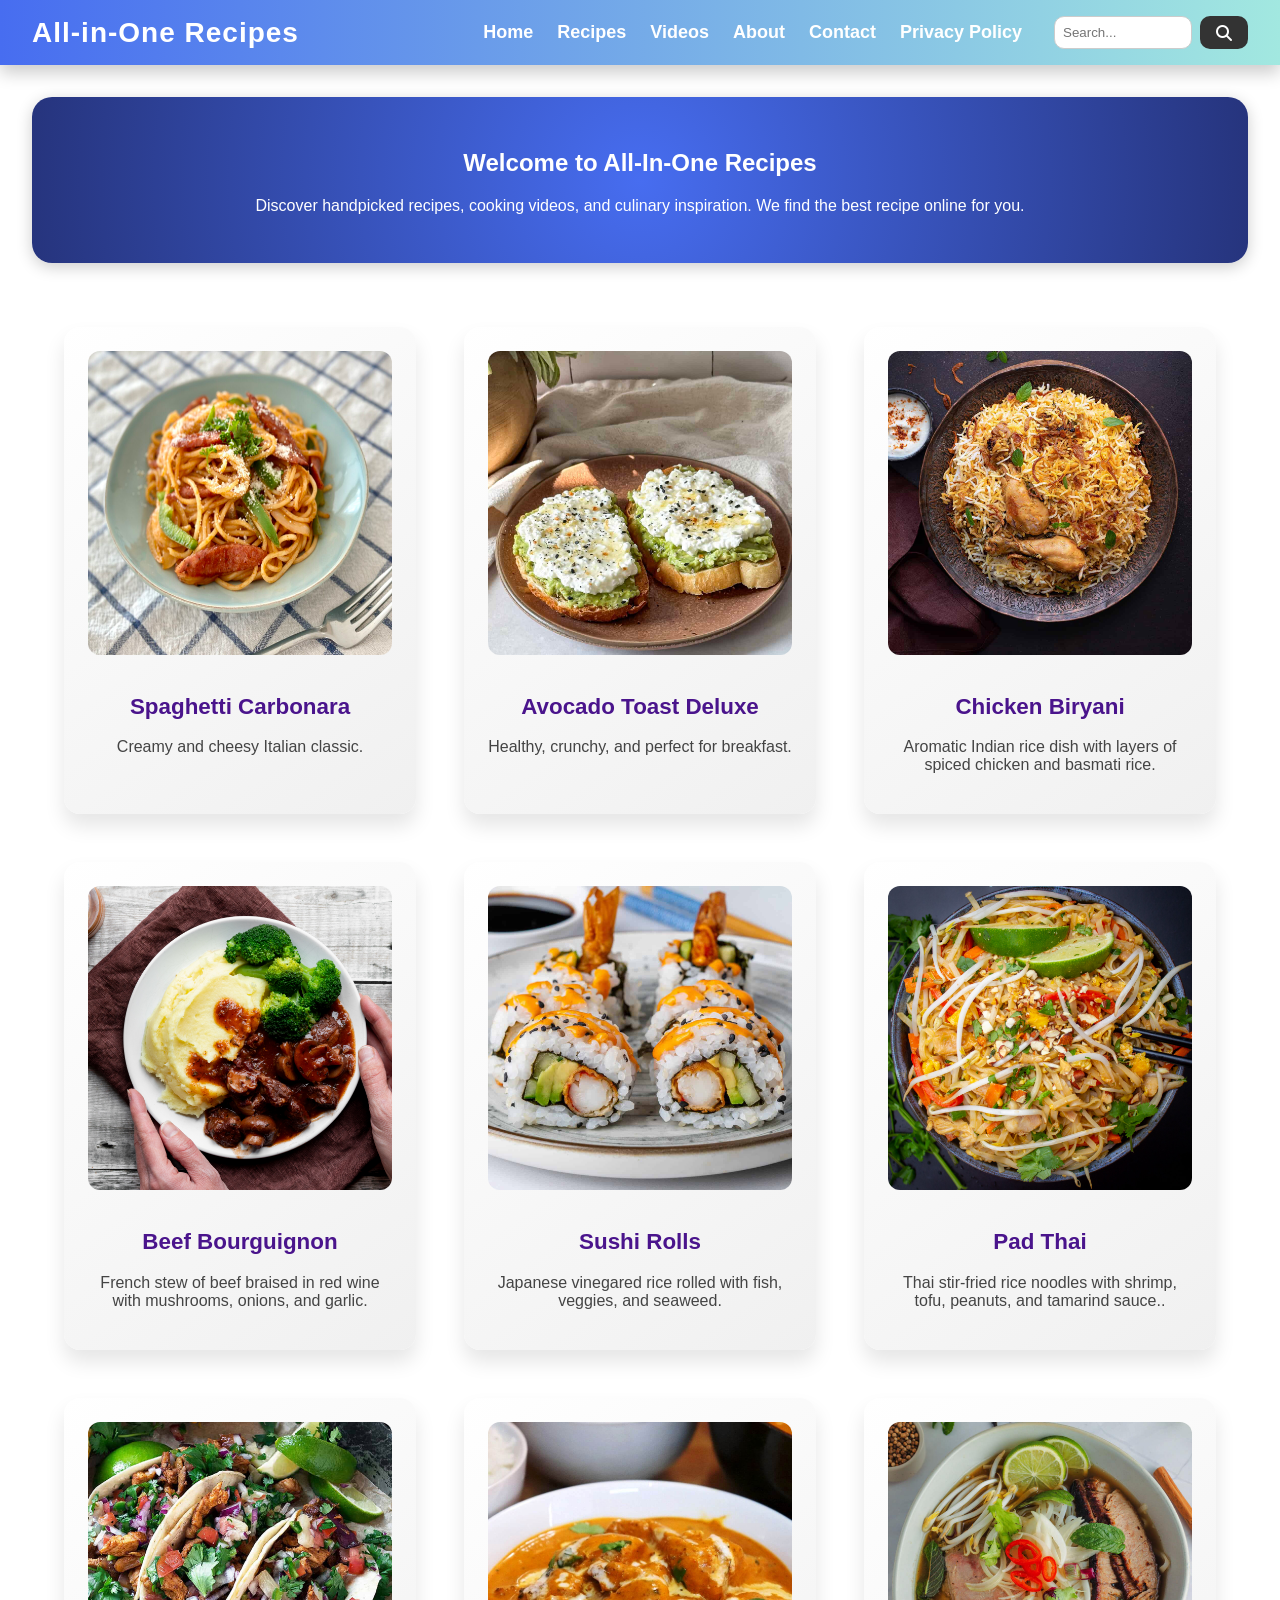
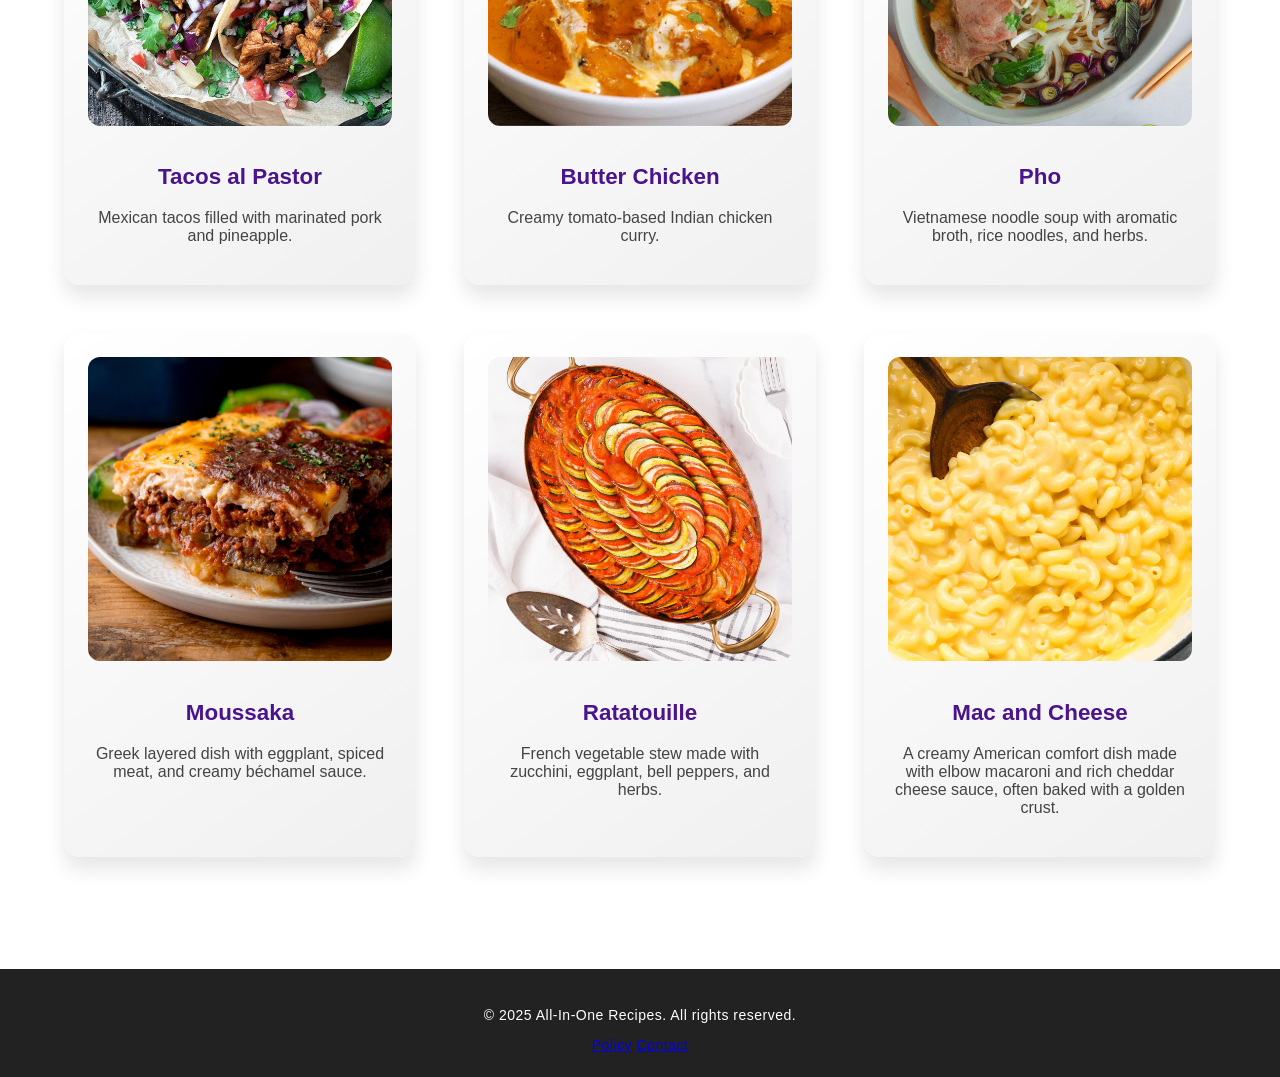
<file: index.html>
<!DOCTYPE html>
<html lang="en">
<head>
  <meta charset="UTF-8" />
  <meta name="viewport" content="width=device-width, initial-scale=1.0" />
  <title>Home | All-In-One Recipes</title>
  <link rel="stylesheet" href="style.css" />
</head>
<body>
<header>


  <h1>All-in-One Recipes</h1>
  
   
  <div class="header-right">
    <nav>
      <ul>
       <ul>
        <li><a href="index.html">Home</a></li>
        <li><a href="recipes.html">Recipes</a></li>
        <li><a href="videos.html">Videos</a></li>
        <li><a href="about.html">About</a></li>
        <li><a href="contact.html">Contact</a></li>
		<li><a href="privacy.html">Privacy Policy</a></li>
      </ul>
      </ul>
    </nav>
    <form id="searchForm">
      <input type="text" id="searchBox" placeholder="Search...">
      <link rel="stylesheet" href="https://cdnjs.cloudflare.com/ajax/libs/font-awesome/6.4.0/css/all.min.css">

<!-- Inside the search form -->
<button type="submit"><i class="fas fa-search"></i></button>
    </form>
  </div>
</header>


  <main>
    <section class="hero">
      <h2>Welcome to All-In-One Recipes</h2>
      <p>Discover handpicked recipes, cooking videos, and culinary inspiration. We find the best recipe online for you.</p>
    </section>

    <section class="highlights">
      <div class="card">
       
        <img src="images/spaghetti.jpg" alt="Spaghetti Carbonara" />
		 <h3><a href="https://www.nonnabox.com/pasta-carbonara">Spaghetti Carbonara</a></h3>
        <p>Creamy and cheesy Italian classic.</p>
      </div>
      <div class="card">
       
        <img src="images/avocado-toast.jpg" alt="Avocado Toast" />
		 <h3><a href="https://mallorythedietitian.com/cottage-cheese-avocado-toast">Avocado Toast Deluxe</a></h3>
        <p>Healthy, crunchy, and perfect for breakfast.</p>
      </div>
	  <div class="card">
       
        <img src="images/biryani.jpg" alt="Spaghetti Carbonara" />
		 <h3><a href="https://www.cubesnjuliennes.com/chicken-biryani-recipe">Chicken Biryani</a></h3>
        <p>Aromatic Indian rice dish with layers of spiced chicken and basmati rice.</p>
      </div>
	  <div class="card">
       
        <img src="images/bourguignon.jpg" alt="Spaghetti Carbonara" />
		 <h3><a href="https://searchingforspice.com/beef-bourguignon">Beef Bourguignon</a></h3>
        <p>French stew of beef braised in red wine with mushrooms, onions, and garlic.</p>
      </div>
	  <div class="card">
       
        <img src="images/Sushi.jpg" alt="Spaghetti Carbonara" />
		 <h3><a href="https://cookingwithayeh.com/shrimp-tempura-roll">Sushi Rolls</a></h3>
        <p>Japanese vinegared rice rolled with fish, veggies, and seaweed.</p>
      </div>
	  <div class="card">
        
        <img src="images/pad-thai.jpg" alt="Spaghetti Carbonara" />
		<h3><a href="https://twokooksinthekitchen.com/best-pad-thai-recipe">Pad Thai</a></h3>
        <p>Thai stir-fried rice noodles with shrimp, tofu, peanuts, and tamarind sauce..</p>
      </div>
	  <div class="card">
       
        <img src="images/tacos.jpg" alt="Spaghetti Carbonara" />
		 <h3><a href="https://www.seasonsandsuppers.ca/easy-tacos-al-pastor">Tacos al Pastor</a></h3>
        <p>Mexican tacos filled with marinated pork and pineapple.</p>
      </div>
	  <div class="card">
       
        <img src="images/butter-chicken.jpg" alt="Spaghetti Carbonara" />
		 <h3><a href="https://theyummydelights.com/butter-chicken-recipe">Butter Chicken</a></h3>
        <p>Creamy tomato-based Indian chicken curry.</p>
      </div>
	  <div class="card">
       
        <img src="images/Pho.jpg" alt="Spaghetti Carbonara" />
		 <h3><a href="https://noshingwiththenolands.com/healthy-vietnamese-pho-soup">Pho</a></h3>
        <p>Vietnamese noodle soup with aromatic broth, rice noodles, and herbs.</p>
      </div>
	  <div class="card">
        
        <img src="images/Moussaka.jpg" alt="Spaghetti Carbonara" />
		<h3><a href="https://www.kitchensanctuary.com/moussaka">Moussaka</a></h3>
        <p>Greek layered dish with eggplant, spiced meat, and creamy béchamel sauce.</p>
      </div>
	  <div class="card">
       
        <img src="images/ratatouille.jpg" alt="Spaghetti Carbonara" />
		 <h3><a href="https://twoplaidaprons.com/ratatouille">Ratatouille</a></h3>
        <p>French vegetable stew made with zucchini, eggplant, bell peppers, and herbs.</p>
      </div>
	  <div class="card">
       
        <img src="images/mac-and-cheese.jpg" alt="Spaghetti Carbonara" />
		 <h3><a href="https://joyfoodsunshine.com/homemade-mac-and-cheese">Mac and Cheese</a></h3>
        <p>A creamy American comfort dish made with elbow macaroni and rich cheddar cheese sauce, often baked with a golden crust.</p>
      </div>
    </section>
  </main>

  <footer>
    
	

      <p>&copy; 2025 All-In-One Recipes. All rights reserved.</p>  
	  <a href="policy_terms.html">Policy</a> <a href="contact.html">Contact</a>
     

	  


	


  </footer>

  <script>
    document.getElementById('searchForm').addEventListener('submit', function(e) {
      e.preventDefault();
      const query = document.getElementById('searchBox').value.trim();
      if(query) window.location.href = `recipes.html?search=${encodeURIComponent(query)}`;
    });
  </script>
</body>
</html>
</file>
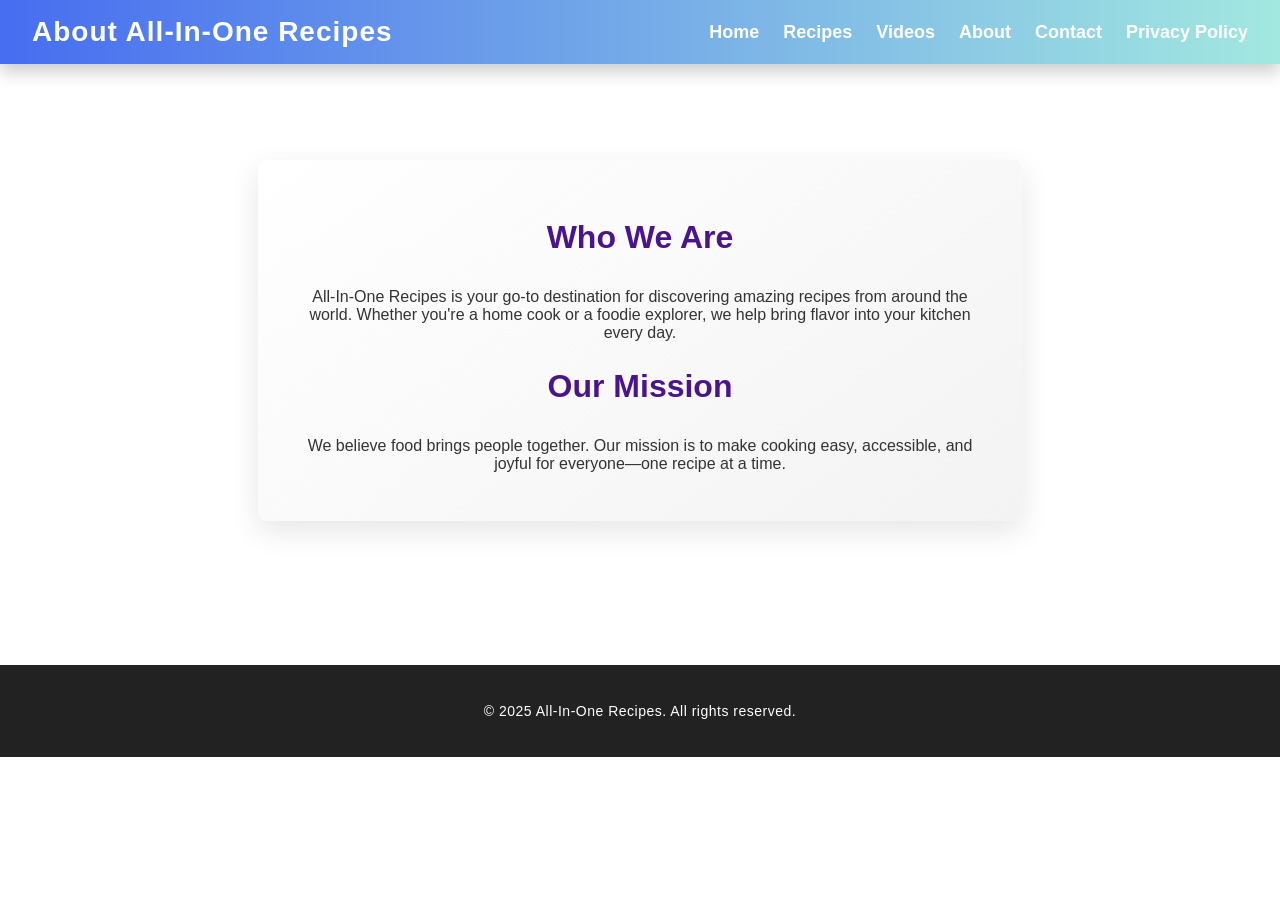
<file: about.html>
<!DOCTYPE html>
<html lang="en">
<head>
  <meta charset="UTF-8">
  <meta name="viewport" content="width=device-width, initial-scale=1.0">
  <title>About | All-In-One Recipes</title>
  <link rel="stylesheet" href="style.css">
</head>
<body>
  <header>
    <h1>About All-In-One Recipes</h1>
    <nav>
      <ul>
        <li><a href="index.html">Home</a></li>
        <li><a href="recipes.html">Recipes</a></li>
        <li><a href="videos.html">Videos</a></li>
        <li><a href="about.html">About</a></li>
        <li><a href="contact.html">Contact</a></li>
		<li><a href="privacy.html">Privacy Policy</a></li>
      </ul>
    </nav>
  </header>
  <main>
    <div class="container">
      <h2>Who We Are</h2>
      <p>All-In-One Recipes is your go-to destination for discovering amazing recipes from around the world. Whether you're a home cook or a foodie explorer, we help bring flavor into your kitchen every day.</p>
      <h2>Our Mission</h2>
      <p>We believe food brings people together. Our mission is to make cooking easy, accessible, and joyful for everyone—one recipe at a time.</p>
    </div>
  </main>
  <footer>
    <p>&copy; 2025 All-In-One Recipes. All rights reserved.</p>
  </footer>
</body>
</html>
</file>
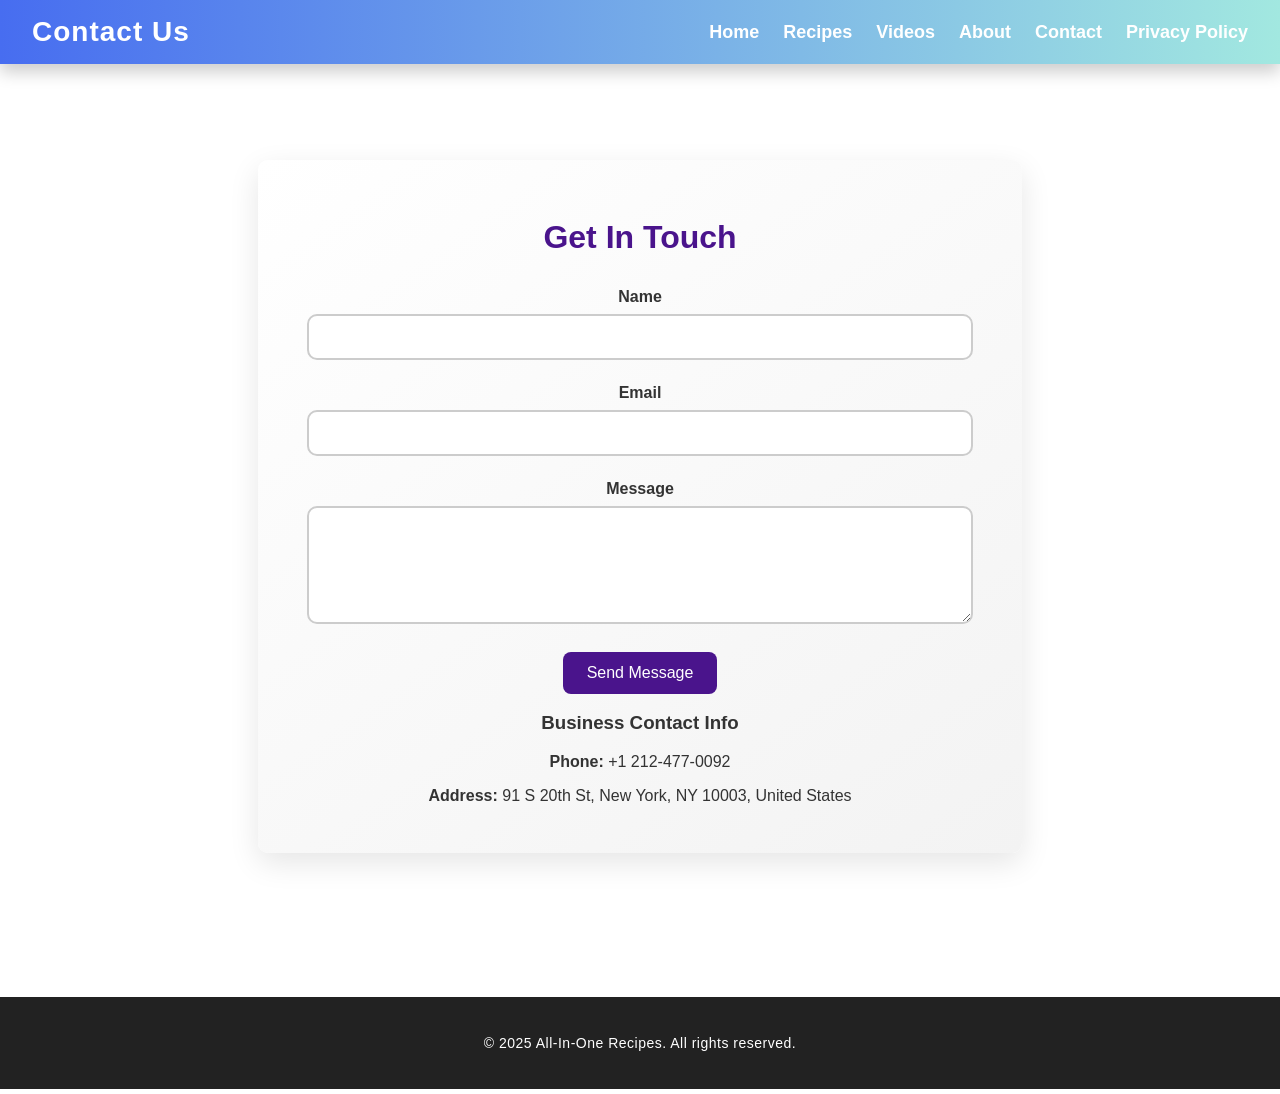
<file: contact.html>
<!DOCTYPE html>
<html lang="en">
<head>
  <meta charset="UTF-8">
  <meta name="viewport" content="width=device-width, initial-scale=1.0">
  <title>Contact | All-In-One Recipes</title>
  <link rel="stylesheet" href="style.css">
</head>
<body>
  <header>
    <h1>Contact Us</h1>
    <nav>
      <ul>
        <li><a href="index.html">Home</a></li>
        <li><a href="recipes.html">Recipes</a></li>
        <li><a href="videos.html">Videos</a></li>
        <li><a href="about.html">About</a></li>
        <li><a href="contact.html">Contact</a></li>
		<li><a href="privacy.html">Privacy Policy</a></li>
      </ul>
    </nav>
  </header>
  <main>
    <div class="container">
      <h2>Get In Touch</h2>
      <form action="#" method="post">
        <label for="name">Name</label>
        <input type="text" id="name" name="name" required>

        <label for="email">Email</label>
        <input type="email" id="email" name="email" required>

        <label for="message">Message</label>
        <textarea id="message" name="message" rows="5" required></textarea>

        <button type="submit" class="btn">Send Message</button>
      </form>
	  <h3>Business Contact Info</h3>
      <p><strong>Phone:</strong> +1 212-477-0092</p>
      <p><strong>Address:</strong> 91 S 20th St, New York, NY 10003, United States</p>
    </div>
  </main>
  <footer>
    <p>&copy; 2025 All-In-One Recipes. All rights reserved.</p>
  </footer>
</body>
</html>
</file>
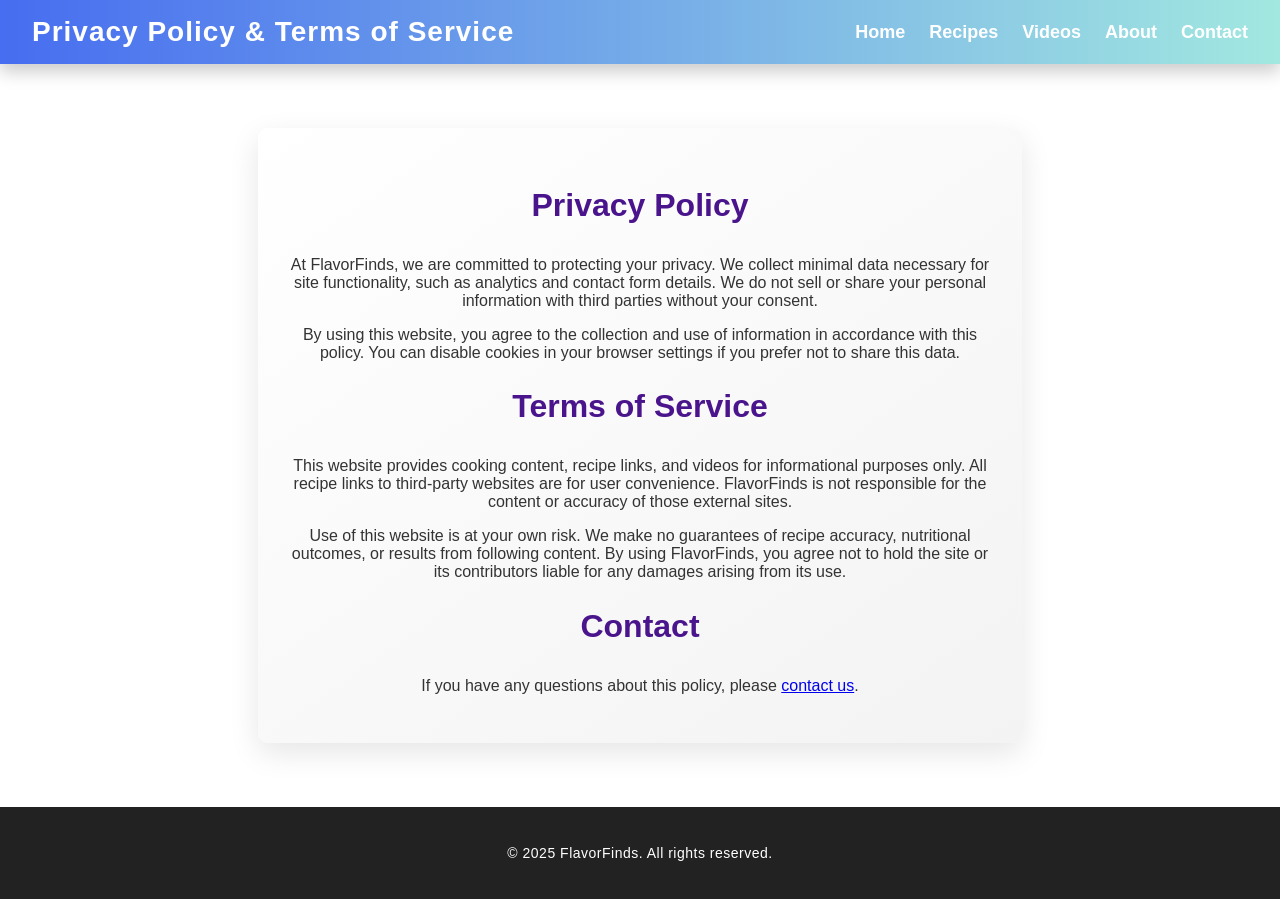
<file: policy_terms.html>
<!DOCTYPE html>
<html lang="en">
<head>
  <meta charset="UTF-8">
  <meta name="viewport" content="width=device-width, initial-scale=1.0">
  <title>Privacy Policy & Terms | FlavorFinds</title>
  <link rel="stylesheet" href="style.css">
</head>
<body>
  <header>
    <h1>Privacy Policy & Terms of Service</h1>
    <nav>
      <ul>
        <li><a href="index.html">Home</a></li>
        <li><a href="recipes.html">Recipes</a></li>
        <li><a href="videos.html">Videos</a></li>
        <li><a href="about.html">About</a></li>
        <li><a href="contact.html">Contact</a></li>
      </ul>
    </nav>
  </header>

  <main class="container">
    <section>
      <h2>Privacy Policy</h2>
      <p>At FlavorFinds, we are committed to protecting your privacy. We collect minimal data necessary for site functionality, such as analytics and contact form details. We do not sell or share your personal information with third parties without your consent.</p>
      <p>By using this website, you agree to the collection and use of information in accordance with this policy. You can disable cookies in your browser settings if you prefer not to share this data.</p>
    </section>

    <section>
      <h2>Terms of Service</h2>
      <p>This website provides cooking content, recipe links, and videos for informational purposes only. All recipe links to third-party websites are for user convenience. FlavorFinds is not responsible for the content or accuracy of those external sites.</p>
      <p>Use of this website is at your own risk. We make no guarantees of recipe accuracy, nutritional outcomes, or results from following content. By using FlavorFinds, you agree not to hold the site or its contributors liable for any damages arising from its use.</p>
    </section>

    <section>
      <h2>Contact</h2>
      <p>If you have any questions about this policy, please <a href="contact.html">contact us</a>.</p>
    </section>
  </main>

  <footer>
    <p>&copy; 2025 FlavorFinds. All rights reserved.</p>
  </footer>
</body>
</html>
</file>
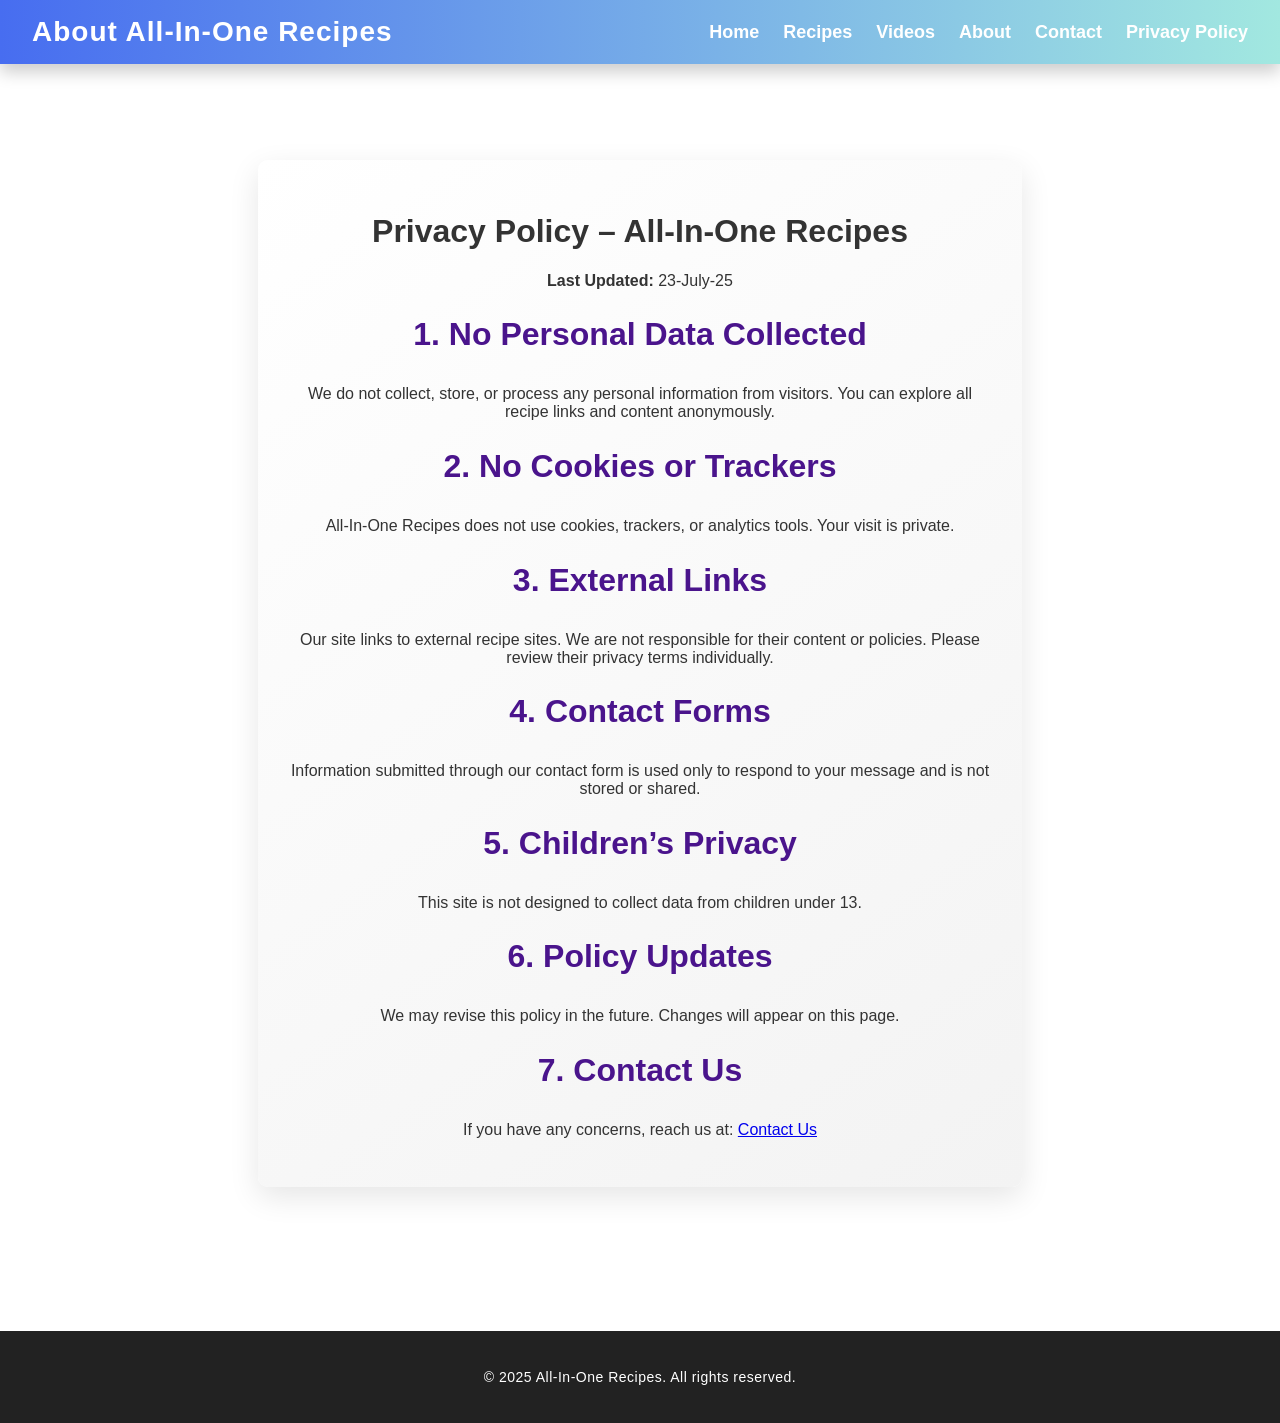
<file: privacy.html>
<!DOCTYPE html>
<html lang="en">
<head>
  <meta charset="UTF-8">
  <meta name="viewport" content="width=device-width, initial-scale=1.0">
  <title>About | All-In-One Recipes</title>
  <link rel="stylesheet" href="style.css">
</head>
<body>
  <header>
    <h1>About All-In-One Recipes</h1>
    <nav>
      <ul>
        <li><a href="index.html">Home</a></li>
        <li><a href="recipes.html">Recipes</a></li>
        <li><a href="videos.html">Videos</a></li>
        <li><a href="about.html">About</a></li>
        <li><a href="contact.html">Contact</a></li>
	<li><a href="privacy.html">Privacy Policy</a></li>
      </ul>
    </nav>
  </header>
  <main>
    <div class="container">
      <h1>Privacy Policy – All-In-One Recipes</h1>
    <p><strong>Last Updated:</strong> 23-July-25</p>

    <h2>1. No Personal Data Collected</h2>
    <p>We do not collect, store, or process any personal information from visitors. You can explore all recipe links and content anonymously.</p>

    <h2>2. No Cookies or Trackers</h2>
    <p>All-In-One Recipes does not use cookies, trackers, or analytics tools. Your visit is private.</p>

    <h2>3. External Links</h2>
    <p>Our site links to external recipe sites. We are not responsible for their content or policies. Please review their privacy terms individually.</p>

    <h2>4. Contact Forms</h2>
    <p>Information submitted through our contact form is used only to respond to your message and is not stored or shared.</p>

    <h2>5. Children’s Privacy</h2>
    <p>This site is not designed to collect data from children under 13.</p>

    <h2>6. Policy Updates</h2>
    <p>We may revise this policy in the future. Changes will appear on this page.</p>

    <h2>7. Contact Us</h2>
    <p>If you have any concerns, reach us at: <a href="contact.html">Contact Us</a></p>
    </div>
  </main>
  <footer>
    <p>&copy; 2025 All-In-One Recipes. All rights reserved.</p>
  </footer>
</body>
</html>
</file>
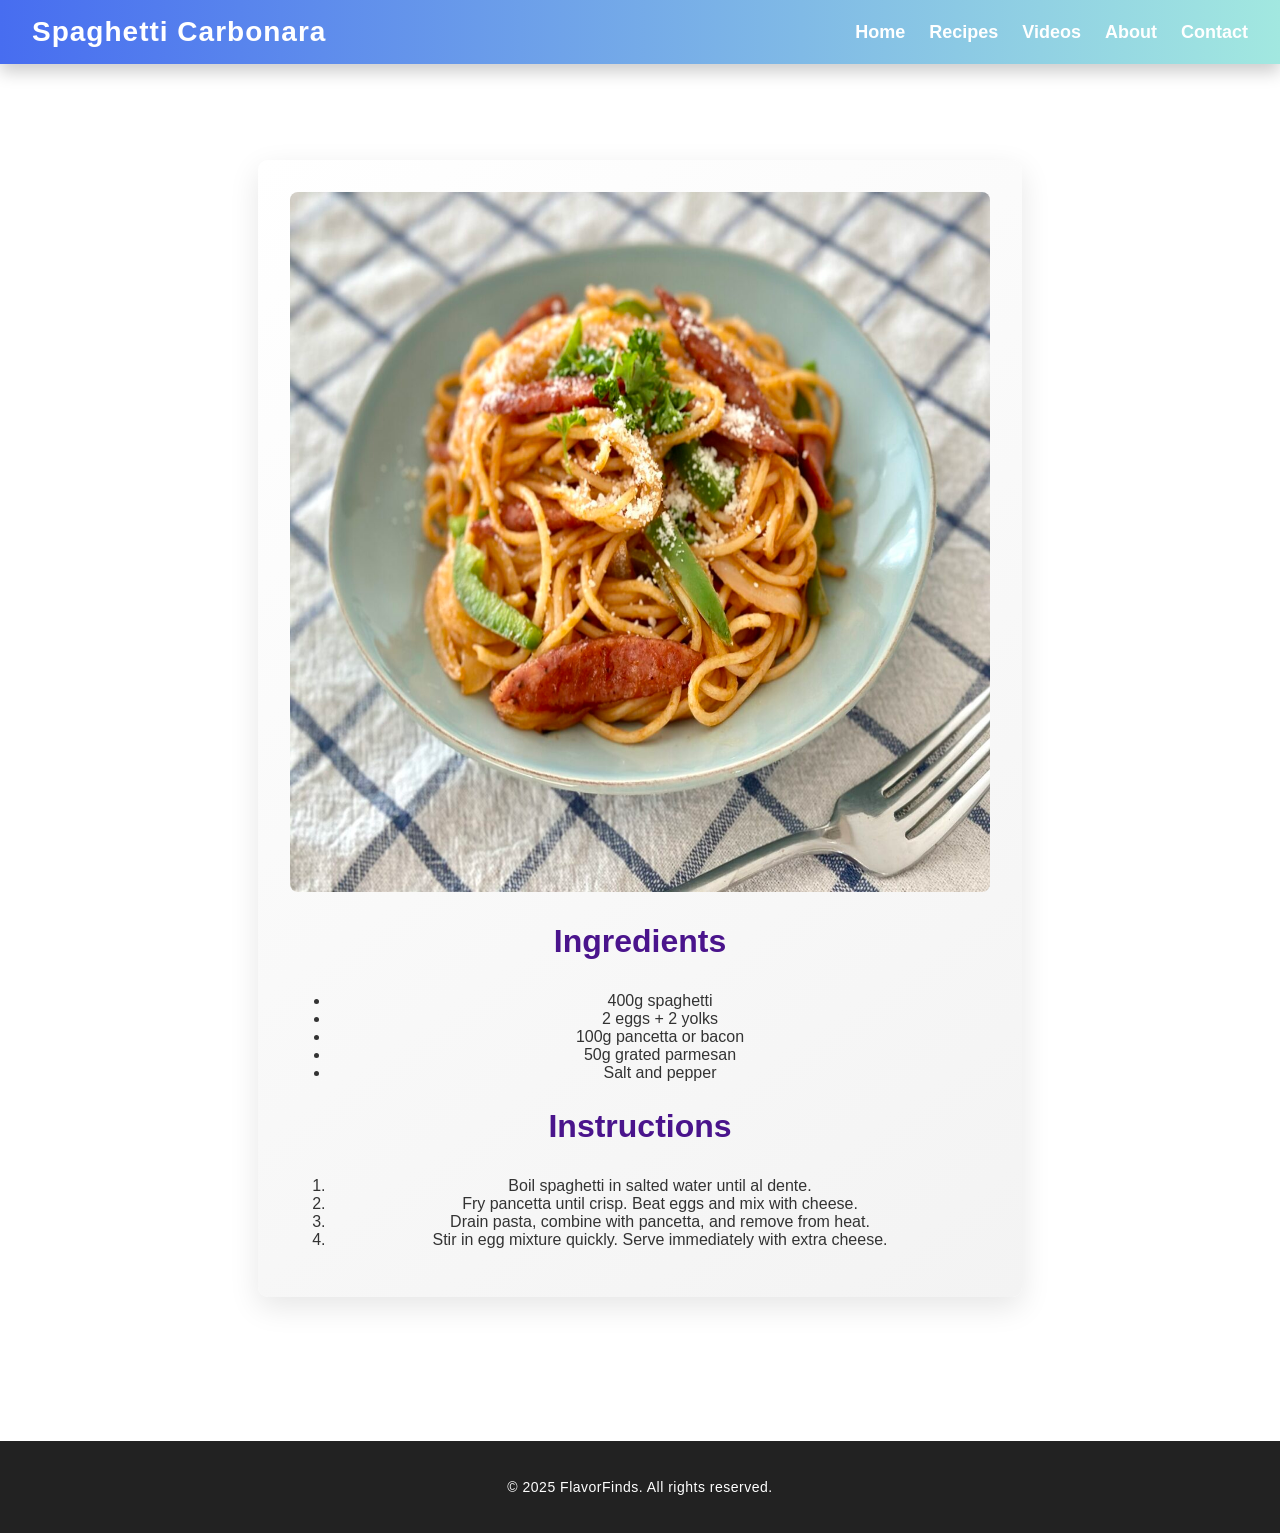
<file: recipe_details.html>
<!DOCTYPE html>
<html lang="en">
<head>
  <meta charset="UTF-8" />
  <meta name="viewport" content="width=device-width, initial-scale=1.0" />
  <title>Spaghetti Carbonara | FlavorFinds</title>
  <link rel="stylesheet" href="style.css" />
</head>
<body>
  <header>
    <h1>Spaghetti Carbonara</h1>
    <nav>
      <ul>
        <li><a href="index.html">Home</a></li>
        <li><a href="recipes.html">Recipes</a></li>
        <li><a href="videos.html">Videos</a></li>
        <li><a href="about.html">About</a></li>
        <li><a href="contact.html">Contact</a></li>
      </ul>
    </nav>
  </header>

  <main>
    <div class="container">
      <img src="images/spaghetti.jpg" alt="Spaghetti Carbonara" style="max-width: 100%; border-radius: 8px;">
      <h2>Ingredients</h2>
      <ul>
        <li>400g spaghetti</li>
        <li>2 eggs + 2 yolks</li>
        <li>100g pancetta or bacon</li>
        <li>50g grated parmesan</li>
        <li>Salt and pepper</li>
      </ul>
      <h2>Instructions</h2>
      <ol>
        <li>Boil spaghetti in salted water until al dente.</li>
        <li>Fry pancetta until crisp. Beat eggs and mix with cheese.</li>
        <li>Drain pasta, combine with pancetta, and remove from heat.</li>
        <li>Stir in egg mixture quickly. Serve immediately with extra cheese.</li>
      </ol>
    </div>
  </main>

  <footer>
    <p>&copy; 2025 FlavorFinds. All rights reserved.</p>
  </footer>
</body>
</html>
</file>
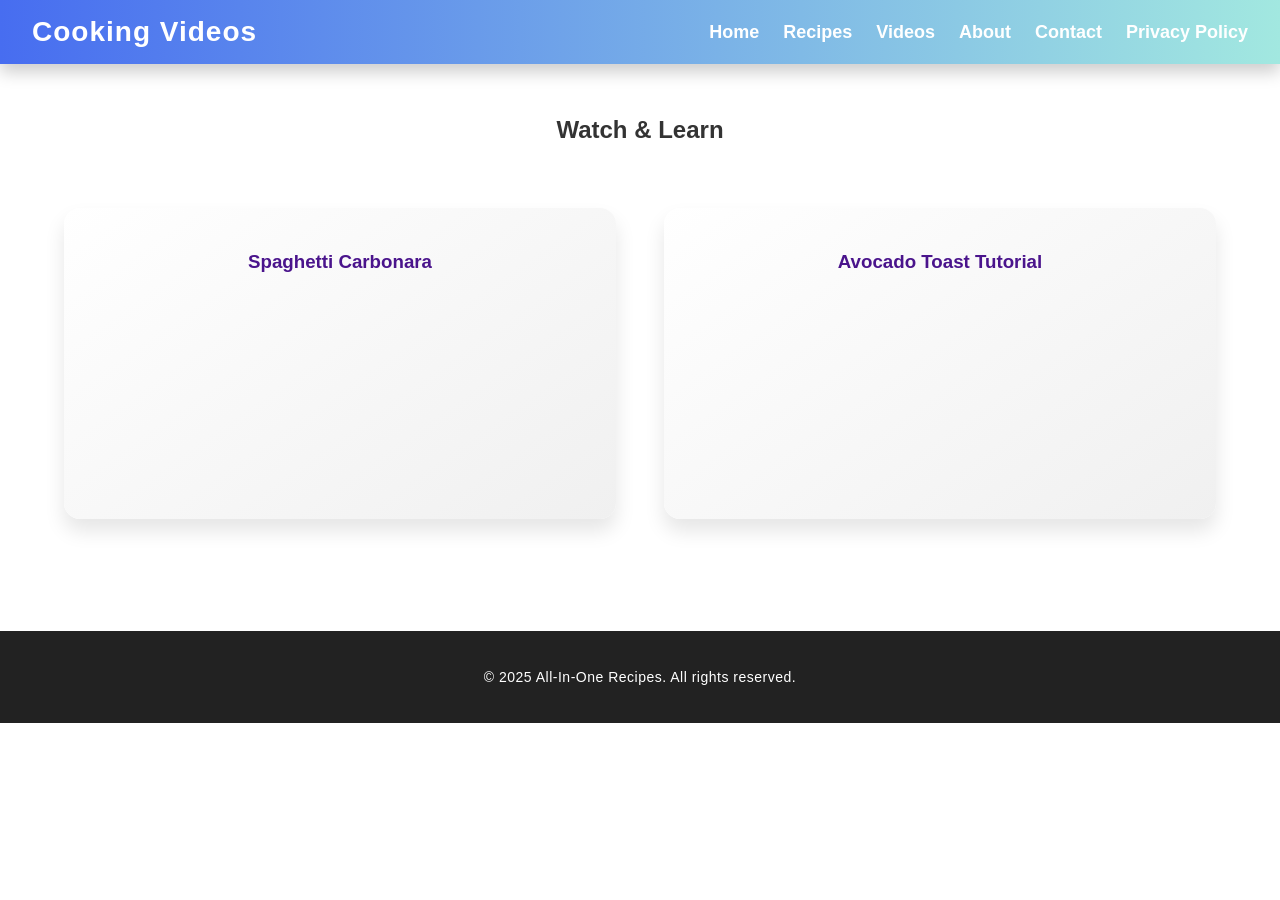
<file: videos.html>
<!DOCTYPE html>
<html lang="en">
<head>
  <meta charset="UTF-8" />
  <meta name="viewport" content="width=device-width, initial-scale=1.0" />
  <title>Videos | All-In-One Recipes</title>
  <link rel="stylesheet" href="style.css" />
</head>
<body>
  <header>
    <h1>Cooking Videos</h1>
    <nav>
      <ul>
        <li><a href="index.html">Home</a></li>
        <li><a href="recipes.html">Recipes</a></li>
        <li><a href="videos.html">Videos</a></li>
        <li><a href="about.html">About</a></li>
        <li><a href="contact.html">Contact</a></li>
		<li><a href="privacy.html">Privacy Policy</a></li>
      </ul>
    </nav>
  </header>

  <main>
    <h2>Watch & Learn</h2>
    <div class="highlights">
      <div class="card">
        <h3>Spaghetti Carbonara</h3>
        <iframe width="100%" height="200" src="https://www.youtube.com/embed/3AAdKl1UYZs" frameborder="0" allowfullscreen></iframe>
      </div>
      <div class="card">
        <h3>Avocado Toast Tutorial</h3>
        <iframe width="100%" height="200" src="https://www.youtube.com/embed/X3CkCqiXO9s" frameborder="0" allowfullscreen></iframe>
      </div>
    </div>
  </main>

  <footer>
    <p>&copy; 2025 All-In-One Recipes. All rights reserved.</p>
  </footer>
</body>
</html>
</file>
<file: style.css>
/* Shared styles for FlavorFinds */
body {
  font-family: 'Segoe UI', Tahoma, Geneva, Verdana, sans-serif;
  margin: 0;
  padding: 0;
  background:
    linear-gradient(rgba(255, 255, 255, 0.6), rgba(255, 255, 255, 0.6)),
    url('https://images.unsplash.com/photo-1504674900247-0877df9cc836?auto=format&fit=crop&w=1600&q=80');
  background-size: cover;
  background-attachment: fixed;
  background-position: center;
  color: #333;
  animation: fadeInBody 1.2s ease-in;
}

@keyframes fadeInBody {
  from { opacity: 0; }
  to { opacity: 1; }
}
 .container {
            max-width: 800px;
            margin: 20px auto;
            background: white;
            padding: 20px;
            border-radius: 8px;
            box-shadow: 0px 0px 10px #ccc;
        }

header {
  background: linear-gradient(90deg, #476df0, #a2e8e0);
  padding: 1rem 2rem;
  color: white;
  display: flex;
  justify-content: space-between;
  align-items: center;
  flex-wrap: wrap;
  box-shadow: 0 8px 16px rgba(0, 0, 0, 0.2);
}

.header-right,
.header-left {
  display: flex;
  align-items: center;
  gap: 2rem;
  flex-wrap: wrap;
}

nav ul {
  list-style: none;
  padding: 0;
  margin: 0;
  display: flex;
  gap: 1.5rem;
}

nav a {
  text-decoration: none;
  color: white;
  font-weight: 800;
  font-size: 18px;
  transition: all 0.3s ease;
  position: relative;
}

nav a::after {
  content: '';
  position: absolute;
  width: 0%;
  height: 2px;
  background: white;
  bottom: -4px;
  left: 0;
  transition: width 0.3s ease;
}

nav a:hover::after {
  width: 100%;
}

nav a:hover {
  color: #050333;
}

#searchForm {
  display: flex;
  gap: 0.5rem;
  margin: 0;
}

#searchBox {
  padding: 0.5rem;
  border: 1px solid #ccc;
  border-radius: 10px;
  width: 120px;
  transition: all 0.3s ease;
}

#searchBox:focus {
  outline: none;
  border-color: #476df0;
  box-shadow: 0 0 5px rgba(71, 109, 240, 0.6);
}

#searchForm button {
  background-color: #333;
  color: white;
  border: none;
  padding: 0.5rem 1rem;
  border-radius: 10px;
  cursor: pointer;
  font-size: 16px;
  display: flex;
  align-items: center;
  justify-content: center;
  gap: 6px;
  transition: background-color 0.3s;
}

#searchForm button:hover {
  background-color: #555;
}

header h1 {
  margin: 0;
  font-size: 28px;
  font-weight: bold;
  white-space: nowrap;
  letter-spacing: 1px;
}

main {
  padding: 2rem;
  text-align: center;
  animation: fadeInMain 1s ease-in;
}

@keyframes fadeInMain {
  from { transform: translateY(20px); opacity: 0; }
  to { transform: translateY(0); opacity: 1; }
}

.hero {
  background: radial-gradient(circle, #476df0, #26347d);
  padding: 2rem;
  border-radius: 20px;
  color: #ffffff; /* <-- Updated text color */
  box-shadow: 0 4px 16px rgba(0, 0, 0, 0.2);
  margin-bottom: 2rem;
  animation: pulse 5s infinite;
}

@keyframes pulse {
  0%, 100% { box-shadow: 0 0 20px rgba(162, 232, 224, 0.5); }
  50% { box-shadow: 0 0 30px rgba(162, 232, 224, 0.9); }
}

.highlights {
  margin-top: 2rem;
  display: grid;
  grid-template-columns: repeat(auto-fit, minmax(300px, 1fr));
  gap: 3rem;
  padding: 2rem;
  animation: fadeInUp 1s ease-in-out;
}

@keyframes fadeInUp {
  from { opacity: 0; transform: translateY(40px); }
  to { opacity: 1; transform: translateY(0); }
}

.card {
  background: linear-gradient(145deg, #ffffff, #f0f0f0);
  border-radius: 16px;
  padding: 1.5rem;
  box-shadow: 0 12px 20px rgba(0, 0, 0, 0.1);
  transition: transform 0.3s ease, box-shadow 0.3s ease;
  color: #4a148c;
}

.card:hover {
  transform: translateY(-10px);
  box-shadow: 0 16px 30px rgba(0, 0, 0, 0.2);
}

/* Title Styling */
.card h3 a {
  color: #4a148c;              /* Title color */
  text-decoration: none;
  font-weight: bold;
  font-size: 1.4rem;
  transition: color 0.3s ease, text-shadow 0.3s ease;
}

/* Highlight effect on hover */
.card h3 a:hover {
  color: #d81b60;              /* Highlight color on hover */
  text-shadow: 1px 1px 4px rgba(216, 27, 96, 0.3);
}

/* Description Text */
.card p {
  color: #444;
  font-size: 1rem;
}

.card img {
  width: 100%;
  border-radius: 12px;
  margin-bottom: 1rem;
}

footer {
  background-color: #222;
  color: white;
  text-align: center;
  padding: 1.5rem;
  margin-top: 3rem;
  font-size: 14px;
  letter-spacing: 0.5px;
}

/* Container Styling */
.container {
  max-width: 700px;
  margin: 4rem auto;
  background: linear-gradient(145deg, #ffffff, #f3f3f3);
  padding: 2rem;
  border-radius: 10px;
  box-shadow: 0 10px 30px rgba(0, 0, 0, 0.1);
}

/* Heading */
.container h2 {
  text-align: center;
  color: #4a148c;
  margin-bottom: 2rem;
  font-size: 2rem;
}

/* Form Labels */
.container label {
  display: block;
  margin-bottom: 0.5rem;
  font-weight: bold;
  color: #333;
}

/* Inputs & Textarea */
.container input[type="text"],
.container input[type="email"],
.container textarea {
  width: 90%;
  padding: 0.75rem 1rem;
  margin-bottom: 1.5rem;
  border: 2px solid #ccc;
  border-radius: 10px;
  font-size: 1rem;
  transition: border-color 0.3s, box-shadow 0.3s;
}

.container input:focus,
.container textarea:focus {
  border-color: #4a148c;
  outline: none;
  box-shadow: 0 0 5px rgba(74, 20, 140, 0.3);
}

/* Submit Button */
.btn {
  display: inline-block;
  background: #4a148c;
  color: white;
  border: none;
  padding: 0.75rem 1.5rem;
  border-radius: 8px;
  font-size: 1rem;
  cursor: pointer;
  transition: background 0.3s, transform 0.2s;
}

.btn:hover {
  background: #7b1fa2;
  transform: translateY(-2px);
}

/* Responsive */
@media (max-width: 600px) {
  .container {
    padding: 1.5rem;
  }
}
</file>
